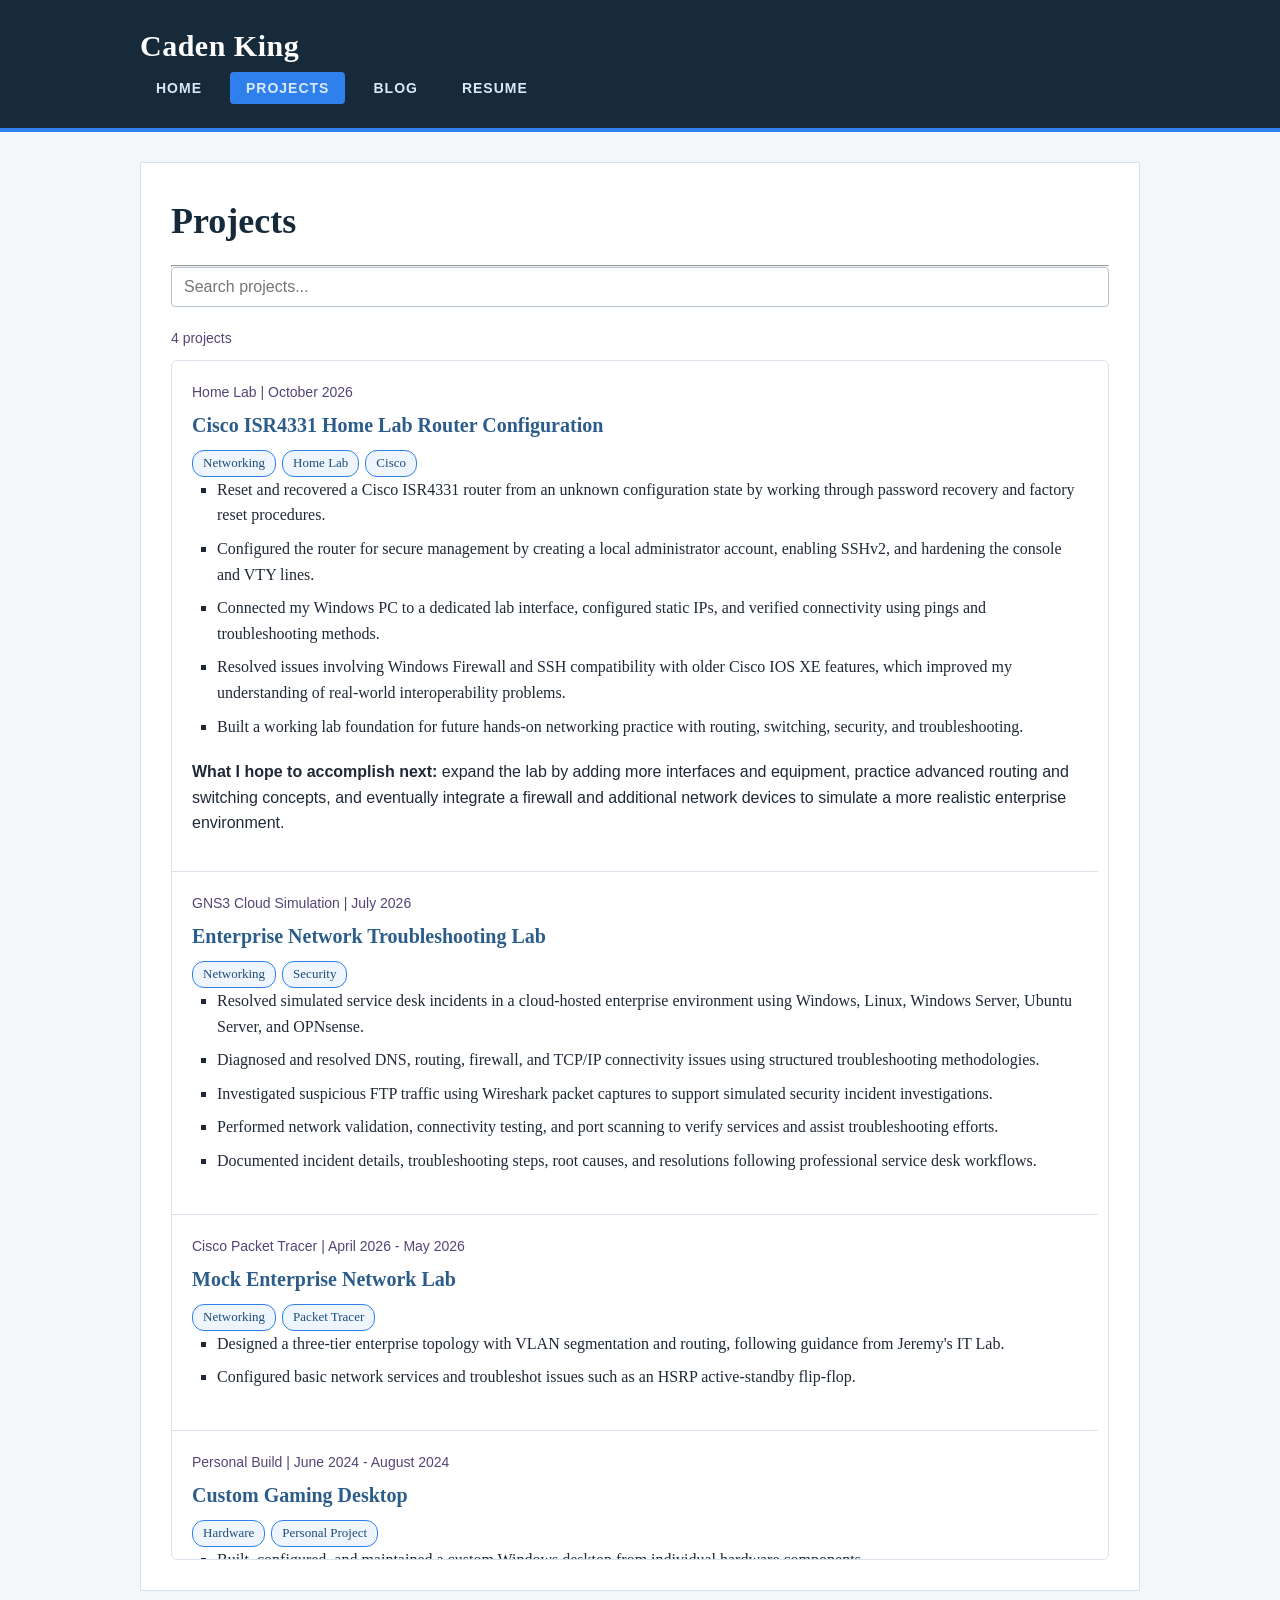
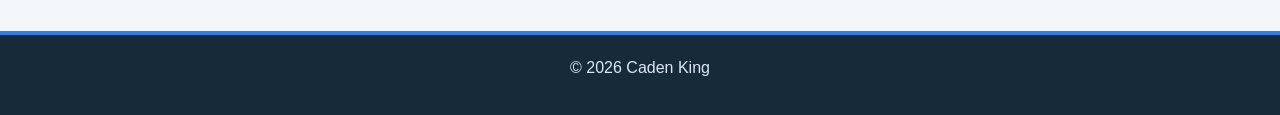
<file: projects.html>
<!DOCTYPE html>
<html language="en">

<head>
    <link rel="stylesheet" href="style.css">
    <title>Caden King | Projects</title>
</head>

<body>

    <header>

        <div class="nav-bar">
            <a href="index.html" class="site-title">Caden King</a>
            <button class="nav-toggle" id="nav-toggle" aria-label="Toggle navigation" aria-expanded="false">&#9776;</button>
        </div>

        <nav id="main-nav">
            <a href="index.html">Home</a>
            <a href="projects.html" aria-current="page">Projects</a>
            <a href="blog.html">Blog</a>
            <a href="resume.html">Resume</a>
        </nav>

    </header>

    <!-- Main Site Content -->
    <main>

        <!-- Projects Section -->
        <section id="projects">
            <h1>Projects</h1>
            <hr>

            <div class="blog-search">
                <input type="search" id="project-search-input" placeholder="Search projects..." aria-label="Search projects">
            </div>

            <p class="blog-count" id="project-count"></p>

            <!-- Newest projects appear first -->
            <div class="blog-posts" id="project-posts">

                <article class="blog-post" data-title="Cisco ISR4331 Home Lab Router Configuration">
                    <p class="blog-post-meta">Home Lab | October 2026</p>
                    <h3>Cisco ISR4331 Home Lab Router Configuration</h3>
                    <span class="tag">Networking</span><span class="tag">Home Lab</span><span class="tag">Cisco</span>
                    <ul>
                        <li>Reset and recovered a Cisco ISR4331 router from an unknown configuration state by working
                            through password recovery and factory reset procedures.</li>
                        <li>Configured the router for secure management by creating a local administrator account,
                            enabling SSHv2, and hardening the console and VTY lines.</li>
                        <li>Connected my Windows PC to a dedicated lab interface, configured static IPs, and verified
                            connectivity using pings and troubleshooting methods.</li>
                        <li>Resolved issues involving Windows Firewall and SSH compatibility with older Cisco IOS XE
                            features, which improved my understanding of real-world interoperability problems.</li>
                        <li>Built a working lab foundation for future hands-on networking practice with routing,
                            switching, security, and troubleshooting.</li>
                    </ul>
                    <p><strong>What I hope to accomplish next:</strong> expand the lab by adding more interfaces and
                        equipment, practice advanced routing and switching concepts, and eventually integrate a firewall
                        and additional network devices to simulate a more realistic enterprise environment.</p>
                </article>

                <article class="blog-post" data-title="Enterprise Network Troubleshooting Lab">
                    <p class="blog-post-meta">GNS3 Cloud Simulation | July 2026</p>
                    <h3>Enterprise Network Troubleshooting Lab</h3>
                    <span class="tag">Networking</span><span class="tag">Security</span>
                    <ul>
                        <li>Resolved simulated service desk incidents in a cloud-hosted enterprise environment using
                            Windows, Linux, Windows Server, Ubuntu Server, and OPNsense.</li>
                        <li>Diagnosed and resolved DNS, routing, firewall, and TCP/IP connectivity issues using
                            structured troubleshooting methodologies.</li>
                        <li>Investigated suspicious FTP traffic using Wireshark packet captures to support simulated
                            security incident investigations.</li>
                        <li>Performed network validation, connectivity testing, and port scanning to verify services
                            and assist troubleshooting efforts.</li>
                        <li>Documented incident details, troubleshooting steps, root causes, and resolutions
                            following professional service desk workflows.</li>
                    </ul>
                </article>

                <article class="blog-post" data-title="Mock Enterprise Network Lab">
                    <p class="blog-post-meta">Cisco Packet Tracer | April 2026 - May 2026</p>
                    <h3>Mock Enterprise Network Lab</h3>
                    <span class="tag">Networking</span><span class="tag">Packet Tracer</span>
                    <ul>
                        <li>Designed a three-tier enterprise topology with VLAN segmentation and routing, following
                            guidance from Jeremy's IT Lab.</li>
                        <li>Configured basic network services and troubleshot issues such as an HSRP active-standby
                            flip-flop.</li>
                    </ul>
                </article>

                <article class="blog-post" data-title="Custom Gaming Desktop">
                    <p class="blog-post-meta">Personal Build | June 2024 - August 2024</p>
                    <h3>Custom Gaming Desktop</h3>
                    <span class="tag">Hardware</span><span class="tag">Personal Project</span>
                    <ul>
                        <li>Built, configured, and maintained a custom Windows desktop from individual hardware
                            components.</li>
                        <li>Installed Windows, drivers, firmware updates, and system software.</li>
                        <li>Diagnosed and repaired hardware failures involving motherboard and CPU socket pin
                            damage.</li>
                    </ul>
                </article>

            </div>

            <p class="blog-empty" id="project-empty">No projects match your search.</p>
        </section>

    </main>

    <footer>
        <p>&copy; 2026 Caden King</p>
    </footer>

    <script>

        // Mobile navigation toggle
        const navToggle = document.getElementById("nav-toggle");
        const mainNav = document.getElementById("main-nav");

        navToggle.addEventListener("click", function () {
            const isOpen = mainNav.classList.toggle("open");
            navToggle.setAttribute("aria-expanded", isOpen);
        });

        // Project search
        const searchInput = document.getElementById("project-search-input");
        const projectPosts = Array.from(document.querySelectorAll("#project-posts .blog-post"));
        const projectCount = document.getElementById("project-count");
        const projectEmpty = document.getElementById("project-empty");

        function filterProjects() {
            const query = searchInput.value.trim().toLowerCase();
            let visibleCount = 0;

            projectPosts.forEach(function (post) {
                const haystack = (post.dataset.title + " " + post.textContent).toLowerCase();
                const matches = haystack.includes(query);
                post.style.display = matches ? "" : "none";
                if (matches) visibleCount++;
            });

            projectCount.textContent = visibleCount + " project" + (visibleCount === 1 ? "" : "s");
            projectEmpty.style.display = visibleCount === 0 ? "block" : "none";
        }

        searchInput.addEventListener("input", filterProjects);
        filterProjects();

        // Write an appropiate message to the console
        console.log("Caden's projects page loaded successfully.");

    </script>

</body>

</html>
</file>
<file: style.css>
/*
    --- Universal Selector ---
*/
* {
    padding: 0;
    margin: 0;
    box-sizing: border-box;
}

/*
    --- Element Selectors ---
*/
body {
    font-family: Times New Roman, Arial, sans-serif;
    font-size: 16px;
    line-height: 1.6;
    color: #1f2937;
    background-color: #f4f7fa;
    margin: 0;
}

header {
    background-color: #172a3a;
    color: white;
    padding: 22px 40px;
    border-bottom: 4px solid #2f80ed;
}

main {
    max-width: 1000px;
    margin: 30px auto;
    padding: 30px;
    background-color: white;
    border: 1px solid #d9e2ec;
}

/* Headings */
h1 {
    font-family: Georgia, "Times New Roman", serif;
    font-size: 36px;
    color: #172a3a;
    margin-bottom: 15px;
}

h2 {
    font-size: 26px;
    color: #1f4e79;
    margin-top: 25px;
    margin-bottom: 10px;
}

h3 {
    font-size: 20px;
    color: #2c5d8a;
    margin-top: 20px;
    margin-bottom: 8px;
}

/* Paragraphs */
p {
    font-family: Helvetica, "Times New Roman", sans-serif;
    margin-bottom: 15px;
}

/* Links */
a {
    color: #1769aa;
}

/*
    --- Class Selector ---
*/
.section-title {
    color: #1f4e79;
    border-bottom: 2px solid #d9e2ec;
    padding-bottom: 5px;
    margin-bottom: 15px;
}

/*
    --- ID Selector ---
*/
#career-goal {
    background-color: #eef5fc;
    border: 2px solid #2f80ed;
    padding: 20px;
    margin: 20px 0;
}

#career-goal h2 {
    margin-top: 0;
}

/*
    --- Descendant Selectors ---
*/

/*
    Navigation Links Inside the Header
*/
header nav a {
    color: #d9e8f5;
    font-family: Helvetica, Arial, sans-serif;
    font-size: 14px;
    font-weight: bold;
    letter-spacing: 1px;
    text-transform: uppercase;
    text-decoration: none;
    margin-right: 8px;
    border-radius: 4px;
    padding: 8px 16px;
    transition: background-color 0.15s ease, color 0.15s ease;
}

/* Lists inside the main content */
main ul li,
main ol li {
    margin-bottom: 8px;
}

/*
    Pseudo-Class Selectors
*/

/* Navigation hover effect */
nav a:hover {
    color: white;
    background-color: #2f80ed;
}

/* Currently active page in the navigation */
nav a[aria-current="page"] {
    background-color: #2f80ed;
    font-weight: bold;
}

/* General link hover effect */
main a:hover {
    color: #0b4f8a;
    text-decoration: underline;
}

/* 
    --- List Styling ---
*/

ul {
    list-style-type: square;
    margin-left: 25px;
    margin-bottom: 20px;
}

/*
    --- Navigation Styling ---
*/
nav {
    margin-top: 12px;
    padding: 5px 0;
}

/*
    --- Footer Styling ---
*/
footer {
    background-color: #172a3a;
    color: #d9e8f5;
    text-align: center;
    padding: 20px;
    margin-top: 40px;
    border-top: 4px solid #2f80ed;
}

/*
    --- Form Styling ---
*/
form {
    max-width: 700px;
    margin: 25px auto;
    padding: 25px;
    background-color: #f8fafc;
    border: 1px solid #d9e2ec;
    border-radius: 6px;
}

/* Form labels and inputs */
form label {
    display: block;
    font-weight: bold;
    color: #172a3a;
    margin-bottom: 5px;
}

/* Form inputs, textareas, and selects */
form input,
form textarea,
form select {
    font-family: Helvetica, Arial, sans-serif;
    font-size: 16px;
    border: 1px solid #b8c4d0;
    border-radius: 4px;
}

/* textarea-specific sizing */
form textarea {
    min-height: 120px;
    resize: vertical;
}

/* Inline labels for checkboxes and radio buttons */
fieldset label {
    display: inline;
}

/* focus for form elements */
form input:focus,
form textarea:focus,
form select:focus {
    border-color: #2f80ed;
    outline: none;
}

/* Form submit button styling */
form input[type="submit"],
form button {
    width: auto;
    padding: 10px 20px;
    margin-top: 5px;
    color: white;
    background-color: #1f4e79;
    border: 1px solid #1f4e79;
    border-radius: 4px;
    cursor: pointer;
}

form input[type="submit"]:hover,
form button:hover {
    background-color: #ed2f2f;
}

/*
    --- Table Styling ---
*/

table {
    width: 100%;
    border-collapse: collapse;
    margin: 20px 0;
    background-color: #ffffff;
    border: 1px solid #d1d5db;
    box-shadow: 0 2px 6px rgba(0, 0, 0, 0.08);
}

/* Table Header */
th {
    background-color: #1f4e79;
    color: #ffffff;
    font-weight: bold;
    text-align: left;
    padding: 12px 15px;
    border: 1px solid #1f4e79;
}

/* Table Cells */
td {
    padding: 12px 15px;
    border: 1px solid #d1d5db;
    color: #1f2937;
    vertical-align: top;
}

/* Table Alternating Rows */
tr:nth-child(even) {
    background-color: #f4f7fa;
}

/* Table Hover Effect */
tr:hover {
    background-color: #e8f1f8;
}

/*
    --- Table Responsive Wrapper ---
*/
.table-scroll {
    width: 100%;
    overflow-x: auto;
}

/*
    --- Navigation / Hamburger Toggle ---
*/
header .nav-bar {
    display: flex;
    align-items: center;
    justify-content: space-between;
    max-width: 1000px;
    margin: 0 auto;
}

.site-title {
    font-family: Georgia, "Times New Roman", serif;
    font-size: 30px;
    font-weight: bold;
    color: white;
    text-decoration: none;
    letter-spacing: 0.5px;
}

.site-title:hover {
    color: #9fc9f7;
}

.nav-toggle {
    display: none;
    background: none;
    border: 2px solid white;
    border-radius: 4px;
    color: white;
    font-size: 20px;
    padding: 4px 10px;
    cursor: pointer;
}

nav {
    max-width: 1000px;
    margin: 0 auto;
}

/*
    --- Section Spacing ---
*/
main section {
    margin-bottom: 40px;
}

main section:last-child {
    margin-bottom: 0;
}

/*
    --- Home Section ---
*/
.intro-tagline {
    font-size: 19px;
    color: #2c5d8a;
    font-weight: bold;
    margin-bottom: 15px;
}

/*
    --- Blog & Projects Search/Scroll Sections ---
*/
.blog-search {
    display: flex;
    gap: 10px;
    margin-bottom: 20px;
}

.blog-search input[type="search"] {
    flex: 1;
    padding: 10px 12px;
    font-family: Helvetica, Arial, sans-serif;
    font-size: 16px;
    border: 1px solid #b8c4d0;
    border-radius: 4px;
}

.blog-search input[type="search"]:focus {
    border-color: #2f80ed;
    outline: none;
}

.blog-count {
    color: #547;
    margin-bottom: 10px;
    font-size: 14px;
}

.blog-posts {
    max-height: 1200px;
    overflow-y: auto;
    padding-right: 10px;
    border: 1px solid #d9e2ec;
    border-radius: 6px;
}

.blog-post {
    padding: 20px;
    border-bottom: 1px solid #d9e2ec;
}

.blog-post:last-child {
    border-bottom: none;
}

.blog-post-meta {
    font-size: 14px;
    color: #547;
    margin-bottom: 6px;
}

.blog-post h3 {
    margin-top: 0;
}

.blog-post .tag {
    display: inline-block;
    background-color: #eef5fc;
    color: #1f4e79;
    border: 1px solid #2f80ed;
    border-radius: 12px;
    padding: 2px 10px;
    font-size: 13px;
    margin-right: 6px;
}

.blog-empty {
    padding: 20px;
    color: #547;
    font-style: italic;
    display: none;
}

/*
    --- Mobile Responsiveness ---
*/
@media (max-width: 700px) {
    main {
        margin: 15px;
        padding: 18px;
        width: auto;
    }

    header {
        padding: 15px;
    }

    h1 {
        font-size: 28px;
    }

    h2 {
        font-size: 22px;
    }

    h3 {
        font-size: 18px;
    }

    .nav-toggle {
        display: inline-block;
    }

    nav {
        display: none;
        flex-direction: column;
        margin-top: 10px;
    }

    nav.open {
        display: flex;
    }

    header nav a {
        margin-right: 0;
        margin-bottom: 8px;
        display: block;
    }

    .blog-search {
        flex-direction: column;
    }

    .blog-posts {
        max-height: 960px;
    }

    table {
        min-width: 500px;
    }
}
</file>
